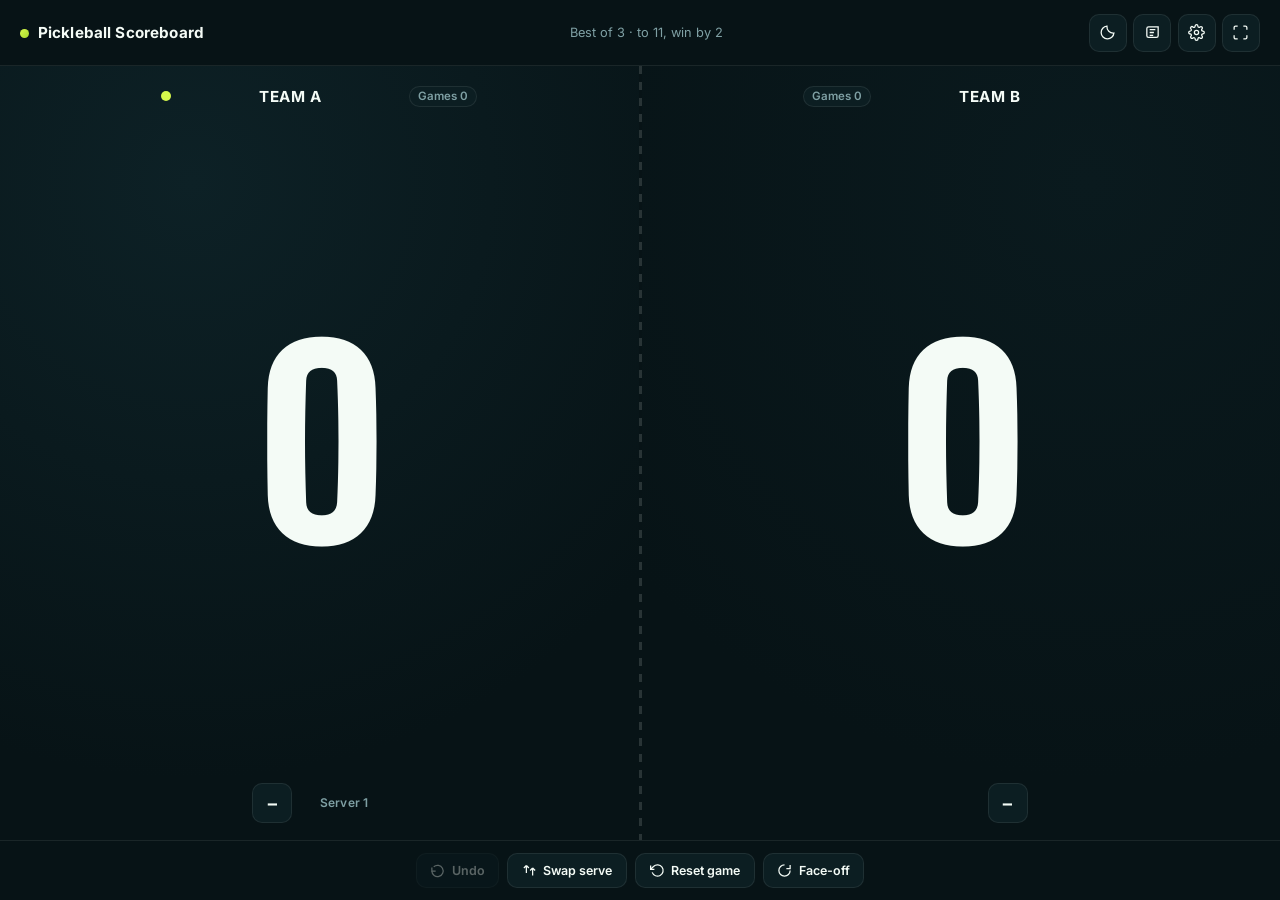
<file: index.html>
<!DOCTYPE html>
<html lang="en">
<head>
<meta charset="UTF-8">
<meta name="viewport" content="width=device-width, initial-scale=1.0, maximum-scale=1, user-scalable=no">
<title>Pickleball Scoreboard</title>
<link rel="icon" type="image/png" href="favicon.png">
<link rel="preconnect" href="https://fonts.googleapis.com">
<link rel="preconnect" href="https://fonts.gstatic.com" crossorigin>
<link href="https://fonts.googleapis.com/css2?family=Big+Shoulders+Display:wght@700;900&family=Inter:wght@400;500;600;700&display=swap" rel="stylesheet">
<link rel="stylesheet" href="styles.css">
</head>
<body>

<div class="loader-screen" id="loaderScreen" aria-live="polite" aria-label="Loading scoreboard">
  <img src="Images/pngtree-pickleball-vector-illustration-isolated-on-white-background-outdoor-illustration-play-image_26705744.png" alt="Pickleball icon" class="loader-logo">
</div>

<div class="app">
  <header class="topbar">
    <div class="brand">
      <span class="dot"></span>
      <h1>Pickleball Scoreboard</h1>
    </div>
    <div class="match-info" id="matchInfo">Best of 3 · to 11, win by 2</div>
    <div class="topbar-actions">
      <button class="icon-btn" id="themeToggleBtn" title="Switch to light mode" aria-label="Switch to light mode" aria-pressed="false">
        <svg class="theme-icon moon" viewBox="0 0 24 24" fill="none" stroke="currentColor" stroke-width="1.8"><path d="M21 12.8A9 9 0 0 1 11.2 3a9 9 0 1 0 9.8 9.8Z"/></svg>
        <svg class="theme-icon sun" viewBox="0 0 24 24" fill="none" stroke="currentColor" stroke-width="1.8"><circle cx="12" cy="12" r="4"/><path d="M12 2v2M12 20v2M4.93 4.93l1.41 1.41M17.66 17.66l1.41 1.41M2 12h2M20 12h2M4.93 19.07l1.41-1.41M17.66 6.34l1.41-1.41"/></svg>
      </button>
      <button class="icon-btn" id="historyBtn" title="Match history" aria-label="Open match history">
        <svg viewBox="0 0 24 24" fill="none" stroke="currentColor" stroke-width="1.8"><path d="M4 6.5A2.5 2.5 0 0 1 6.5 4H20v12.5A2.5 2.5 0 0 1 17.5 19H6.5A2.5 2.5 0 0 1 4 16.5v-10Z"/><path d="M8 8h8M8 12h6M8 16h5"/></svg>
      </button>
      <button class="icon-btn" id="settingsBtn" title="Settings" aria-label="Settings">
        <svg viewBox="0 0 24 24" fill="none" stroke="currentColor" stroke-width="1.8"><circle cx="12" cy="12" r="3"/><path d="M19.4 15a1.65 1.65 0 0 0 .33 1.82l.06.06a2 2 0 1 1-2.83 2.83l-.06-.06a1.65 1.65 0 0 0-1.82-.33 1.65 1.65 0 0 0-1 1.51V21a2 2 0 0 1-4 0v-.09A1.65 1.65 0 0 0 9 19.4a1.65 1.65 0 0 0-1.82.33l-.06.06a2 2 0 1 1-2.83-2.83l.06-.06a1.65 1.65 0 0 0 .33-1.82 1.65 1.65 0 0 0-1.51-1H3a2 2 0 0 1 0-4h.09A1.65 1.65 0 0 0 4.6 9a1.65 1.65 0 0 0-.33-1.82l-.06-.06a2 2 0 1 1 2.83-2.83l.06.06a1.65 1.65 0 0 0 1.82.33H9a1.65 1.65 0 0 0 1-1.51V3a2 2 0 0 1 4 0v.09a1.65 1.65 0 0 0 1 1.51 1.65 1.65 0 0 0 1.82-.33l.06-.06a2 2 0 1 1 2.83 2.83l-.06.06a1.65 1.65 0 0 0-.33 1.82V9a1.65 1.65 0 0 0 1.51 1H21a2 2 0 0 1 0 4h-.09a1.65 1.65 0 0 0-1.51 1z"/></svg>
      </button>
      <button class="icon-btn" id="fullscreenBtn" title="Fullscreen" aria-label="Toggle fullscreen">
        <svg viewBox="0 0 24 24" fill="none" stroke="currentColor" stroke-width="1.8"><path d="M8 3H5a2 2 0 0 0-2 2v3M16 3h3a2 2 0 0 1 2 2v3M8 21H5a2 2 0 0 1-2-2v-3M16 21h3a2 2 0 0 0 2-2v-3"/></svg>
      </button>
    </div>
  </header>

  <div class="toast" id="toast"><span class="swatch" id="toastSwatch"></span><span id="toastText"></span></div>

  <main class="court" id="court">
    <section class="panel panel-a" data-team="A">
      <div class="team-header">
        <span class="serve-dot" id="serveDotA"></span>
        <input class="team-name" id="nameA" value="Team A" maxlength="18" aria-label="Team A name">
        <span class="games-pill" id="gamesA">Games 0</span>
      </div>
      <button class="score-tap" id="tapA" aria-label="Point won by Team A">
        <span>
          <span class="score-num" id="scoreA">0</span>
        </span>
      </button>
      <div class="panel-footer">
        <button class="minus-btn" id="minusA" aria-label="Subtract point from Team A">−</button>
        <span class="server-badge" id="serverBadgeA"></span>
      </div>
    </section>

    <div class="net"></div>

    <section class="panel panel-b" data-team="B">
      <div class="team-header">
        <span class="games-pill" id="gamesB">Games 0</span>
        <input class="team-name" id="nameB" value="Team B" maxlength="18" aria-label="Team B name">
        <span class="serve-dot" id="serveDotB"></span>
      </div>
      <button class="score-tap" id="tapB" aria-label="Point won by Team B">
        <span>
          <span class="score-num" id="scoreB">0</span>
        </span>
      </button>
      <div class="panel-footer">
        <span class="server-badge" id="serverBadgeB"></span>
        <button class="minus-btn" id="minusB" aria-label="Subtract point from Team B">−</button>
      </div>
    </section>
  </main>

  <footer class="controls">
    <button class="ctrl-btn" id="undoBtn" disabled>
      <svg viewBox="0 0 24 24" fill="none" stroke="currentColor" stroke-width="2"><path d="M3 7v6h6"/><path d="M3 13a9 9 0 1 0 3-7"/></svg>
      <span>Undo</span>
    </button>
    <button class="ctrl-btn" id="swapServeBtn">
      <svg viewBox="0 0 24 24" fill="none" stroke="currentColor" stroke-width="2"><path d="M7 16V4M7 4L3 8M7 4l4 4"/><path d="M17 8v12m0-12l4 4m-4-4l-4 4"/></svg>
      <span>Swap serve</span>
    </button>
    <button class="ctrl-btn" id="resetGameBtn">
      <svg viewBox="0 0 24 24" fill="none" stroke="currentColor" stroke-width="2"><path d="M1 4v6h6"/><path d="M3.51 15a9 9 0 1 0 2.13-9.36L1 10"/></svg>
      <span>Reset game</span>
    </button>
    <button class="ctrl-btn" id="flipBtn">
      <svg viewBox="0 0 24 24" fill="none" stroke="currentColor" stroke-width="2"><path d="M21 12a9 9 0 1 1-9-9"/><path d="M21 3v6h-6"/></svg>
      <span>Face-off</span>
    </button>
  </footer>
</div>

<!-- SETTINGS MODAL -->
<div class="modal-overlay" id="settingsOverlay">
  <div class="modal">
    <div class="modal-head">
      <h2>Settings</h2>
      <button class="modal-close" id="closeSettings" aria-label="Close settings">
        <svg viewBox="0 0 24 24" width="18" height="18" fill="none" stroke="currentColor" stroke-width="2"><path d="M18 6 6 18M6 6l12 12"/></svg>
      </button>
    </div>
    <div class="modal-body">
      <div class="field-group">
        <label class="field-label">Points to win</label>
        <div class="segmented" id="pointTargetGroup">
          <button data-value="11" class="active">11</button>
          <button data-value="15">15</button>
          <button data-value="21">21</button>
        </div>
      </div>
      <div class="field-group">
        <label class="field-label">Win by</label>
        <div class="segmented" id="winByGroup">
          <button data-value="1">1</button>
          <button data-value="2" class="active">2</button>
        </div>
      </div>
      <div class="field-group">
        <label class="field-label">Match format</label>
        <div class="segmented" id="bestOfGroup">
          <button data-value="1">Single game</button>
          <button data-value="3" class="active">Best of 3</button>
          <button data-value="5">Best of 5</button>
        </div>
      </div>
      <div class="field-group">
        <label class="field-label">Play type</label>
        <div class="segmented" id="modeGroup">
          <button data-value="singles">Singles</button>
          <button data-value="doubles" class="active">Doubles</button>
        </div>
      </div>
      <div class="field-group">
        <label class="field-label">Scoring style</label>
        <div class="segmented" id="scoringStyleGroup">
          <button data-value="official" class="active">Official side-out</button>
          <button data-value="simple">Simple rally point</button>
        </div>
      </div>
      <div class="toggle-row">
        <label class="field-label">Sound on point</label>
        <button class="switch on" id="soundToggle" aria-label="Toggle sound"></button>
      </div>
      <button class="danger-btn" id="newMatchBtn">Start new match</button>
      <div class="modal-footer-note">
        Tap a team's score to record the point their side won. In official side-out scoring only the serving team adds to their score — a rally won by the receiving team results in a side-out instead.<br><br>
        Keyboard: <strong>←</strong> point for left team, <strong>→</strong> point for right team, <strong>Z</strong> undo, <strong>F</strong> fullscreen.
      </div>
    </div>
  </div>
</div>

<!-- HISTORY MODAL -->
<div class="modal-overlay" id="historyOverlay">
  <div class="modal">
    <div class="modal-head">
      <h2>Match history</h2>
      <button class="modal-close" id="closeHistory" aria-label="Close match history">
        <svg viewBox="0 0 24 24" width="18" height="18" fill="none" stroke="currentColor" stroke-width="2"><path d="M18 6 6 18M6 6l12 12"/></svg>
      </button>
    </div>
    <div class="history-actions">
      <button class="ghost-btn" id="exportHistoryBtn">Export</button>
      <button class="danger-btn small" id="clearHistoryBtn">Clear</button>
    </div>
    <div class="modal-body history-body" id="historyList"></div>
  </div>
</div>

<!-- GAME / MATCH WIN OVERLAY -->
<div class="win-overlay" id="winOverlay">
  <div class="eyebrow" id="winEyebrow">Game 1</div>
  <h2 id="winTitle">Team A wins</h2>
  <div class="score-line" id="winScoreLine">11–7</div>
  <button id="winOverlayBtn">Continue</button>
</div>

<script>
(function(){
  "use strict";

  const $ = (id) => document.getElementById(id);

  const state = {
    names: { A: "Team A", B: "Team B" },
    scores: { A: 0, B: 0 },
    gamesWon: { A: 0, B: 0 },
    servingTeam: "A",
    serverNumber: 1,
    firstServerOfGame: true,
    mode: "doubles",            // singles | doubles
    scoringStyle: "official",   // official | simple
    pointTarget: 11,
    winBy: 2,
    bestOf: 3,
    soundOn: true,
    flipped: false,
    matchOver: false,
    matchWinner: null,
    theme: "dark"
  };

  const sessionLog = { archived: [], current: null };
  let history = [];
  const MAX_HISTORY = 60;

  function formatTimestamp(date){
    return new Intl.DateTimeFormat(undefined, { hour: "numeric", minute: "2-digit" }).format(date instanceof Date ? date : new Date(date));
  }

  function formatDuration(ms){
    if(!Number.isFinite(ms) || ms < 0) return "0:00";
    const totalSeconds = Math.max(0, Math.round(ms / 1000));
    const minutes = Math.floor(totalSeconds / 60);
    const seconds = totalSeconds % 60;
    return minutes + ":" + String(seconds).padStart(2, "0");
  }

  function createMatchRecord(){
    return {
      id: `match-${Date.now()}-${Math.random().toString(16).slice(2)}`,
      startedAt: new Date().toISOString(),
      teamNames: { A: state.names.A, B: state.names.B },
      games: [],
      summary: null,
      winner: null,
      gamesScore: null,
      endedAt: null,
      durationMs: null
    };
  }

  function ensureCurrentMatch(){
    if(!sessionLog.current){
      sessionLog.current = createMatchRecord();
    }
    return sessionLog.current;
  }

  function archiveCurrentMatch(){
    if(!sessionLog.current) return;
    const current = sessionLog.current;
    if(current.games.length || current.summary){
      sessionLog.archived.unshift({
        ...current,
        teamNames: { ...current.teamNames },
        games: current.games.map((game) => ({ ...game })),
        summary: current.summary ? { ...current.summary } : null
      });
    }
    sessionLog.current = null;
  }

  function visibleMatches(){
    const matches = [...sessionLog.archived];
    if(sessionLog.current){
      matches.unshift(sessionLog.current);
    }
    return matches.sort((a, b) => new Date(b.startedAt) - new Date(a.startedAt));
  }

  function renderHistory(){
    const list = $("historyList");
    const matches = visibleMatches();

    if(!matches.length){
      list.innerHTML = '<div class="history-empty">No completed games recorded yet.</div>';
      return;
    }

    list.innerHTML = matches.map((match, matchIndex) => {
      const teamAName = match.teamNames?.A || "Team A";
      const teamBName = match.teamNames?.B || "Team B";
      const matchLabel = match.summary ? "Match result" : "Current match";
      const matchTime = match.summary ? (match.summary.duration ? match.summary.duration : formatTimestamp(match.endedAt || match.startedAt)) : formatTimestamp(match.startedAt);
      const scoreChip = match.summary ? match.summary.gamesScore : "In progress";
      const summaryText = match.summary
        ? `Winner: ${match.summary.winnerName} · Final games: ${match.summary.gamesScore} · Duration: ${match.summary.duration}`
        : `Teams: ${teamAName} vs ${teamBName}`;
      const games = match.games.length
        ? match.games.slice().reverse().map((game, idx) => {
            const gameNumber = match.games.length - idx;
            return `
              <div class="history-game">
                <span>G${gameNumber}</span>
                <strong>${game.winnerName}</strong>
                <span>${game.scoreText}</span>
                <time>${game.timestamp}</time>
              </div>
            `;
          }).join("")
        : '<div class="history-empty">No completed games yet.</div>';

      return `
        <div class="history-match">
          <div class="history-match-header">
            <div class="history-match-label">
              <strong>${matchLabel}</strong>
              <span>${matchTime}</span>
            </div>
            <span class="history-score-pill">${scoreChip}</span>
          </div>
          <div class="history-team-line">${teamAName} vs ${teamBName}</div>
          <div class="history-summary">${summaryText}</div>
          <div class="history-game-list">${games}</div>
        </div>
      `;
    }).join("");
  }

  function exportHistory(){
    const matches = visibleMatches();
    const lines = [];

    matches.forEach((match, matchIndex) => {
      const matchNumber = matches.length - matchIndex;
      const teamAName = match.teamNames?.A || "Team A";
      const teamBName = match.teamNames?.B || "Team B";
      lines.push(`Match ${matchNumber}: ${teamAName} vs ${teamBName}`);
      if(match.summary){
        lines.push(`Winner: ${match.summary.winnerName} | Final games: ${match.summary.gamesScore} | Duration: ${match.summary.duration}`);
      }
      if(!match.games.length){
        lines.push("Games: none logged yet");
        return;
      }
      match.games.forEach((game, idx) => {
        lines.push(`Game ${idx + 1}: ${game.winnerName} won ${game.scoreText} at ${game.timestamp}`);
      });
      lines.push("");
    });

    const blob = new Blob([lines.join("\n")], { type: "text/plain;charset=utf-8" });
    const url = URL.createObjectURL(blob);
    const link = document.createElement("a");
    link.href = url;
    link.download = "pickleball-session-log.txt";
    document.body.appendChild(link);
    link.click();
    link.remove();
    URL.revokeObjectURL(url);
  }

  function setTheme(theme){
    state.theme = theme;
    document.body.dataset.theme = theme;
    const isLight = theme === "light";
    const btn = $("themeToggleBtn");
    btn.setAttribute("aria-pressed", String(isLight));
    btn.setAttribute("aria-label", isLight ? "Switch to dark mode" : "Switch to light mode");
    btn.title = isLight ? "Switch to dark mode" : "Switch to light mode";
  }

  function snapshot(){
    return JSON.parse(JSON.stringify({
      names: state.names, scores: state.scores, gamesWon: state.gamesWon,
      servingTeam: state.servingTeam, serverNumber: state.serverNumber,
      firstServerOfGame: state.firstServerOfGame, matchOver: state.matchOver,
      matchWinner: state.matchWinner, theme: state.theme,
      sessionLog: {
        archived: sessionLog.archived,
        current: sessionLog.current
      }
    }));
  }

  function pushHistory(){
    history.push(snapshot());
    if(history.length > MAX_HISTORY) history.shift();
    $("undoBtn").disabled = false;
  }

  function undo(){
    if(!history.length) return;
    const prev = history.pop();
    Object.assign(state.names, prev.names);
    Object.assign(state.scores, prev.scores);
    Object.assign(state.gamesWon, prev.gamesWon);
    state.servingTeam = prev.servingTeam;
    state.serverNumber = prev.serverNumber;
    state.firstServerOfGame = prev.firstServerOfGame;
    state.matchOver = prev.matchOver;
    state.matchWinner = prev.matchWinner;
    if(prev.theme){ setTheme(prev.theme); }
    if(prev.sessionLog){
      sessionLog.archived = prev.sessionLog.archived || [];
      sessionLog.current = prev.sessionLog.current || null;
    }
    $("undoBtn").disabled = history.length === 0;
    closeWinOverlay();
    render();
  }

  // ---------- SOUND ----------
  let audioCtx = null;
  function beep(freq, dur){
    if(!state.soundOn) return;
    try{
      audioCtx = audioCtx || new (window.AudioContext || window.webkitAudioContext)();
      const osc = audioCtx.createOscillator();
      const gain = audioCtx.createGain();
      osc.type = "sine";
      osc.frequency.value = freq;
      gain.gain.setValueAtTime(0.001, audioCtx.currentTime);
      gain.gain.exponentialRampToValueAtTime(0.12, audioCtx.currentTime + 0.01);
      gain.gain.exponentialRampToValueAtTime(0.001, audioCtx.currentTime + dur);
      osc.connect(gain).connect(audioCtx.destination);
      osc.start();
      osc.stop(audioCtx.currentTime + dur);
    }catch(e){ /* audio unavailable, ignore */ }
  }

  // ---------- SCORING LOGIC ----------
  function other(team){ return team === "A" ? "B" : "A"; }

  function recordCompletedGame(winner, a, b){
    const match = ensureCurrentMatch();
    const scoreText = winner === "A" ? `${a}-${b}` : `${b}-${a}`;
    match.games.push({
      winner,
      winnerName: state.names[winner],
      scoreText,
      timestamp: formatTimestamp(new Date()),
      gameNumber: match.games.length + 1
    });
    renderHistory();
  }

  function finalizeCurrentMatch(winner){
    const match = ensureCurrentMatch();
    match.winner = winner;
    match.gamesScore = winner === "A" ? `${state.gamesWon.A}-${state.gamesWon.B}` : `${state.gamesWon.B}-${state.gamesWon.A}`;
    match.endedAt = new Date().toISOString();
    match.durationMs = Date.now() - new Date(match.startedAt).getTime();
    match.summary = {
      winner,
      winnerName: state.names[winner],
      gamesScore: match.gamesScore,
      duration: formatDuration(match.durationMs),
      timestamp: formatTimestamp(new Date())
    };
    renderHistory();
  }

  function pointWonBy(team){
    if(state.matchOver) return;
    pushHistory();

    if(state.scoringStyle === "simple"){
      state.scores[team] += 1;
      beep(team === "A" ? 660 : 520, 0.12);
    } else {
      if(team === state.servingTeam){
        state.scores[team] += 1;
        beep(team === "A" ? 660 : 520, 0.12);
      } else {
        // side out logic
        beep(300, 0.09);
        if(state.mode === "doubles"){
          if(state.firstServerOfGame){
            state.servingTeam = other(state.servingTeam);
            state.serverNumber = 1;
            state.firstServerOfGame = false;
          } else if(state.serverNumber === 1){
            state.serverNumber = 2;
          } else {
            state.servingTeam = other(state.servingTeam);
            state.serverNumber = 1;
          }
        } else {
          state.servingTeam = other(state.servingTeam);
          state.serverNumber = 1;
        }
      }
    }

    checkGameWin();
    render();
  }

  function manualAdjust(team, delta){
    pushHistory();
    state.scores[team] = Math.max(0, state.scores[team] + delta);
    render();
  }

  function checkGameWin(){
    const a = state.scores.A, b = state.scores.B;
    const leader = a > b ? "A" : (b > a ? "B" : null);
    if(!leader) return;
    const leadScore = Math.max(a,b), trailScore = Math.min(a,b);
    if(leadScore >= state.pointTarget && (leadScore - trailScore) >= state.winBy){
      state.gamesWon[leader] += 1;
      const majority = Math.ceil(state.bestOf / 2);
      const isMatchOver = state.gamesWon[leader] >= majority;

      recordCompletedGame(leader, a, b);
      showWinOverlay(leader, a, b, isMatchOver);

      if(isMatchOver){
        state.matchOver = true;
        state.matchWinner = leader;
        finalizeCurrentMatch(leader);
      } else {
        state.scores.A = 0; state.scores.B = 0;
        state.servingTeam = leader;
        state.serverNumber = 1;
        state.firstServerOfGame = true;
      }
    }
  }

  function isOnePointFromGame(team){
    const otherTeam = other(team);
    return !state.matchOver && state.scores[team] >= state.pointTarget - 1 && state.scores[team] > state.scores[otherTeam];
  }

  function isMatchPointFor(team){
    const majority = Math.ceil(state.bestOf / 2);
    return isOnePointFromGame(team) && state.gamesWon[team] >= majority - 1;
  }

  // ---------- RENDER ----------
  function render(){
    $("nameA").value = state.names.A;
    $("nameB").value = state.names.B;
    $("scoreA").textContent = state.scores.A;
    $("scoreB").textContent = state.scores.B;
    $("gamesA").textContent = "Games " + state.gamesWon.A;
    $("gamesB").textContent = "Games " + state.gamesWon.B;

    const panelA = document.querySelector(".panel-a");
    const panelB = document.querySelector(".panel-b");
    const teamAIsOneAway = isOnePointFromGame("A");
    const teamBIsOneAway = isOnePointFromGame("B");
    const teamAMatchPoint = isMatchPointFor("A");
    const teamBMatchPoint = isMatchPointFor("B");

    panelA.classList.toggle("game-point", teamAIsOneAway);
    panelA.classList.toggle("match-point", teamAMatchPoint);
    panelB.classList.toggle("game-point", teamBIsOneAway);
    panelB.classList.toggle("match-point", teamBMatchPoint);

    const officialMode = state.scoringStyle === "official";
    $("serveDotA").classList.toggle("active", officialMode && state.servingTeam === "A");
    $("serveDotB").classList.toggle("active", officialMode && state.servingTeam === "B");

    if(officialMode && state.mode === "doubles"){
      $("serverBadgeA").textContent = state.servingTeam === "A" ? ("Server " + state.serverNumber) : "";
      $("serverBadgeB").textContent = state.servingTeam === "B" ? ("Server " + state.serverNumber) : "";
    } else {
      $("serverBadgeA").textContent = "";
      $("serverBadgeB").textContent = "";
    }

    $("matchInfo").textContent =
      (state.bestOf === 1 ? "Single game" : "Best of " + state.bestOf) +
      " · to " + state.pointTarget + ", win by " + state.winBy +
      (state.scoringStyle === "simple" ? " · rally point" : "");

    $("court").classList.toggle("locked", state.matchOver);
    $("undoBtn").disabled = history.length === 0;
    renderHistory();
  }

  // ---------- TOAST ----------
  let toastTimer = null;
  function showToast(text, team){
    const toast = $("toast");
    $("toastText").textContent = text;
    $("toastSwatch").style.background = team === "A" ? "var(--team-a)" : "var(--team-b)";
    toast.classList.add("show");
    clearTimeout(toastTimer);
    toastTimer = setTimeout(() => toast.classList.remove("show"), 2600);
  }

  // ---------- WIN OVERLAY ----------
  function showWinOverlay(winner, a, b, isMatch){
    const label = state.names[winner];
    $("winEyebrow").textContent = isMatch ? "Match point" : ("Game " + (state.gamesWon.A + state.gamesWon.B));
    $("winTitle").textContent = label + (isMatch ? " wins the match" : " wins the game");
    $("winScoreLine").textContent = Math.max(a,b) + "–" + Math.min(a,b) +
      (isMatch ? "  ·  Games " + state.gamesWon.A + "–" + state.gamesWon.B : "");
    $("winOverlayBtn").textContent = isMatch ? "New match" : "Continue";
    $("winOverlay").classList.add("open");
    $("winOverlay").dataset.wasMatch = isMatch ? "1" : "0";
  }
  function closeWinOverlay(){ $("winOverlay").classList.remove("open"); }

  $("winOverlayBtn").addEventListener("click", () => {
    const wasMatch = $("winOverlay").dataset.wasMatch === "1";
    closeWinOverlay();
    if(wasMatch) newMatch(false);
    render();
  });

  // ---------- ACTIONS ----------
  function newMatch(confirmFirst){
    if(confirmFirst && !confirm("Start a new match? The current match will be archived to history.")) return;
    archiveCurrentMatch();
    sessionLog.current = createMatchRecord();
    state.scores.A = 0; state.scores.B = 0;
    state.gamesWon.A = 0; state.gamesWon.B = 0;
    state.servingTeam = "A"; state.serverNumber = 1; state.firstServerOfGame = true;
    state.matchOver = false; state.matchWinner = null;
    closeWinOverlay();
    render();
  }

  function clearHistory(){
    if(!confirm("Clear the full session log? This cannot be undone.")) return;
    sessionLog.archived = [];
    sessionLog.current = createMatchRecord();
    renderHistory();
  }

  function resetGame(){
    if(!confirm("Reset the current game score to 0–0?")) return;
    pushHistory();
    state.scores.A = 0; state.scores.B = 0;
    render();
  }

  function swapServe(){
    pushHistory();
    state.servingTeam = other(state.servingTeam);
    state.serverNumber = 1;
    render();
  }

  function toggleFlip(){
    state.flipped = !state.flipped;
    document.querySelector(".panel-b").classList.toggle("flipped", state.flipped);
  }

  function toggleFullscreen(){
    if(!document.fullscreenElement){
      document.documentElement.requestFullscreen().catch(()=>{});
    } else {
      document.exitFullscreen().catch(()=>{});
    }
  }

  // ---------- EVENTS ----------
  $("tapA").addEventListener("click", () => pointWonBy("A"));
  $("tapB").addEventListener("click", () => pointWonBy("B"));
  $("minusA").addEventListener("click", (e) => { e.stopPropagation(); manualAdjust("A", -1); });
  $("minusB").addEventListener("click", (e) => { e.stopPropagation(); manualAdjust("B", -1); });

  $("nameA").addEventListener("input", (e) => { state.names.A = e.target.value || "Team A"; if(sessionLog.current){ sessionLog.current.teamNames.A = state.names.A; } });
  $("nameB").addEventListener("input", (e) => { state.names.B = e.target.value || "Team B"; if(sessionLog.current){ sessionLog.current.teamNames.B = state.names.B; } });
  $("nameA").addEventListener("click", (e) => e.stopPropagation());
  $("nameB").addEventListener("click", (e) => e.stopPropagation());

  $("undoBtn").addEventListener("click", undo);
  $("swapServeBtn").addEventListener("click", swapServe);
  $("resetGameBtn").addEventListener("click", resetGame);
  $("flipBtn").addEventListener("click", toggleFlip);
  $("fullscreenBtn").addEventListener("click", toggleFullscreen);
  $("themeToggleBtn").addEventListener("click", () => setTheme(state.theme === "dark" ? "light" : "dark"));
  $("historyBtn").addEventListener("click", () => $("historyOverlay").classList.add("open"));
  $("closeHistory").addEventListener("click", () => $("historyOverlay").classList.remove("open"));
  $("historyOverlay").addEventListener("click", (e) => { if(e.target.id === "historyOverlay") $("historyOverlay").classList.remove("open"); });
  $("clearHistoryBtn").addEventListener("click", clearHistory);
  $("exportHistoryBtn").addEventListener("click", exportHistory);

  $("settingsBtn").addEventListener("click", () => $("settingsOverlay").classList.add("open"));
  $("closeSettings").addEventListener("click", () => $("settingsOverlay").classList.remove("open"));
  $("settingsOverlay").addEventListener("click", (e) => { if(e.target.id === "settingsOverlay") $("settingsOverlay").classList.remove("open"); });

  $("newMatchBtn").addEventListener("click", () => newMatch(true));

  $("soundToggle").addEventListener("click", () => {
    state.soundOn = !state.soundOn;
    $("soundToggle").classList.toggle("on", state.soundOn);
  });

  function wireSegmented(groupId, onSelect){
    const group = $(groupId);
    group.addEventListener("click", (e) => {
      const btn = e.target.closest("button");
      if(!btn) return;
      [...group.children].forEach(b => b.classList.remove("active"));
      btn.classList.add("active");
      onSelect(btn.dataset.value);
    });
  }
  wireSegmented("pointTargetGroup", (v) => { state.pointTarget = parseInt(v,10); render(); });
  wireSegmented("winByGroup", (v) => { state.winBy = parseInt(v,10); render(); });
  wireSegmented("bestOfGroup", (v) => { state.bestOf = parseInt(v,10); render(); });
  wireSegmented("modeGroup", (v) => { state.mode = v; render(); });
  wireSegmented("scoringStyleGroup", (v) => { state.scoringStyle = v; render(); });

  document.addEventListener("keydown", (e) => {
    if(document.activeElement && (document.activeElement.tagName === "INPUT")) return;
    if(e.key === "ArrowLeft"){ pointWonBy("A"); }
    else if(e.key === "ArrowRight"){ pointWonBy("B"); }
    else if(e.key.toLowerCase() === "z"){ undo(); }
    else if(e.key.toLowerCase() === "f"){ toggleFullscreen(); }
  });

  window.addEventListener("load", () => {
    const loader = $("loaderScreen");
    window.setTimeout(() => {
      loader.classList.add("hidden");
    }, 500);
  });

  sessionLog.current = createMatchRecord();
  setTheme(state.theme);
  render();
})();
</script>
<script src="script.js"></script>

</body>
</html>
</file>
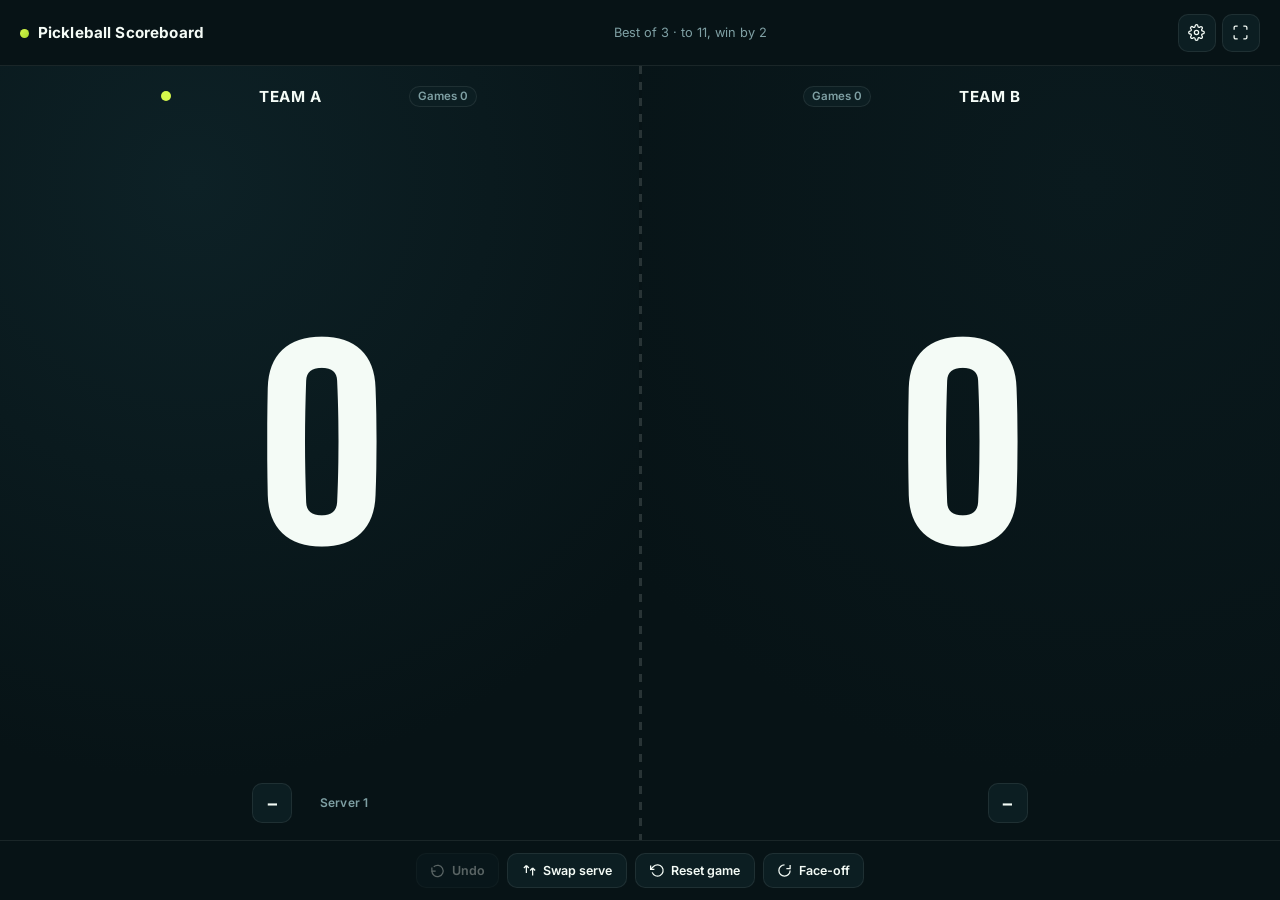
<file: pickleball-scoreboard.html>
<!DOCTYPE html>
<html lang="en">
<head>
<meta charset="UTF-8">
<meta name="viewport" content="width=device-width, initial-scale=1.0, maximum-scale=1, user-scalable=no">
<title>Pickleball Scoreboard</title>
<link rel="preconnect" href="https://fonts.googleapis.com">
<link rel="preconnect" href="https://fonts.gstatic.com" crossorigin>
<link href="https://fonts.googleapis.com/css2?family=Big+Shoulders+Display:wght@700;900&family=Inter:wght@400;500;600;700&display=swap" rel="stylesheet">
<link rel="stylesheet" href="styles.css">
</head>
<body>

<div class="app">
  <header class="topbar">
    <div class="brand">
      <span class="dot"></span>
      <h1>Pickleball Scoreboard</h1>
    </div>
    <div class="match-info" id="matchInfo">Best of 3 · to 11, win by 2</div>
    <div class="topbar-actions">
      <button class="icon-btn" id="settingsBtn" title="Settings" aria-label="Settings">
        <svg viewBox="0 0 24 24" fill="none" stroke="currentColor" stroke-width="1.8"><circle cx="12" cy="12" r="3"/><path d="M19.4 15a1.65 1.65 0 0 0 .33 1.82l.06.06a2 2 0 1 1-2.83 2.83l-.06-.06a1.65 1.65 0 0 0-1.82-.33 1.65 1.65 0 0 0-1 1.51V21a2 2 0 0 1-4 0v-.09A1.65 1.65 0 0 0 9 19.4a1.65 1.65 0 0 0-1.82.33l-.06.06a2 2 0 1 1-2.83-2.83l.06-.06a1.65 1.65 0 0 0 .33-1.82 1.65 1.65 0 0 0-1.51-1H3a2 2 0 0 1 0-4h.09A1.65 1.65 0 0 0 4.6 9a1.65 1.65 0 0 0-.33-1.82l-.06-.06a2 2 0 1 1 2.83-2.83l.06.06a1.65 1.65 0 0 0 1.82.33H9a1.65 1.65 0 0 0 1-1.51V3a2 2 0 0 1 4 0v.09a1.65 1.65 0 0 0 1 1.51 1.65 1.65 0 0 0 1.82-.33l.06-.06a2 2 0 1 1 2.83 2.83l-.06.06a1.65 1.65 0 0 0-.33 1.82V9a1.65 1.65 0 0 0 1.51 1H21a2 2 0 0 1 0 4h-.09a1.65 1.65 0 0 0-1.51 1z"/></svg>
      </button>
      <button class="icon-btn" id="fullscreenBtn" title="Fullscreen" aria-label="Toggle fullscreen">
        <svg viewBox="0 0 24 24" fill="none" stroke="currentColor" stroke-width="1.8"><path d="M8 3H5a2 2 0 0 0-2 2v3M16 3h3a2 2 0 0 1 2 2v3M8 21H5a2 2 0 0 1-2-2v-3M16 21h3a2 2 0 0 0 2-2v-3"/></svg>
      </button>
    </div>
  </header>

  <div class="toast" id="toast"><span class="swatch" id="toastSwatch"></span><span id="toastText"></span></div>

  <main class="court" id="court">
    <section class="panel panel-a" data-team="A">
      <div class="team-header">
        <span class="serve-dot" id="serveDotA"></span>
        <input class="team-name" id="nameA" value="Team A" maxlength="18" aria-label="Team A name">
        <span class="games-pill" id="gamesA">Games 0</span>
      </div>
      <button class="score-tap" id="tapA" aria-label="Point won by Team A">
        <span>
          <span class="score-num" id="scoreA">0</span>
        </span>
      </button>
      <div class="panel-footer">
        <button class="minus-btn" id="minusA" aria-label="Subtract point from Team A">−</button>
        <span class="server-badge" id="serverBadgeA"></span>
      </div>
    </section>

    <div class="net"></div>

    <section class="panel panel-b" data-team="B">
      <div class="team-header">
        <span class="games-pill" id="gamesB">Games 0</span>
        <input class="team-name" id="nameB" value="Team B" maxlength="18" aria-label="Team B name">
        <span class="serve-dot" id="serveDotB"></span>
      </div>
      <button class="score-tap" id="tapB" aria-label="Point won by Team B">
        <span>
          <span class="score-num" id="scoreB">0</span>
        </span>
      </button>
      <div class="panel-footer">
        <span class="server-badge" id="serverBadgeB"></span>
        <button class="minus-btn" id="minusB" aria-label="Subtract point from Team B">−</button>
      </div>
    </section>
  </main>

  <footer class="controls">
    <button class="ctrl-btn" id="undoBtn" disabled>
      <svg viewBox="0 0 24 24" fill="none" stroke="currentColor" stroke-width="2"><path d="M3 7v6h6"/><path d="M3 13a9 9 0 1 0 3-7"/></svg>
      <span>Undo</span>
    </button>
    <button class="ctrl-btn" id="swapServeBtn">
      <svg viewBox="0 0 24 24" fill="none" stroke="currentColor" stroke-width="2"><path d="M7 16V4M7 4L3 8M7 4l4 4"/><path d="M17 8v12m0-12l4 4m-4-4l-4 4"/></svg>
      <span>Swap serve</span>
    </button>
    <button class="ctrl-btn" id="resetGameBtn">
      <svg viewBox="0 0 24 24" fill="none" stroke="currentColor" stroke-width="2"><path d="M1 4v6h6"/><path d="M3.51 15a9 9 0 1 0 2.13-9.36L1 10"/></svg>
      <span>Reset game</span>
    </button>
    <button class="ctrl-btn" id="flipBtn">
      <svg viewBox="0 0 24 24" fill="none" stroke="currentColor" stroke-width="2"><path d="M21 12a9 9 0 1 1-9-9"/><path d="M21 3v6h-6"/></svg>
      <span>Face-off</span>
    </button>
  </footer>
</div>

<!-- SETTINGS MODAL -->
<div class="modal-overlay" id="settingsOverlay">
  <div class="modal">
    <div class="modal-head">
      <h2>Settings</h2>
      <button class="modal-close" id="closeSettings" aria-label="Close settings">
        <svg viewBox="0 0 24 24" width="18" height="18" fill="none" stroke="currentColor" stroke-width="2"><path d="M18 6 6 18M6 6l12 12"/></svg>
      </button>
    </div>
    <div class="modal-body">
      <div class="field-group">
        <label class="field-label">Points to win</label>
        <div class="segmented" id="pointTargetGroup">
          <button data-value="11" class="active">11</button>
          <button data-value="15">15</button>
          <button data-value="21">21</button>
        </div>
      </div>
      <div class="field-group">
        <label class="field-label">Win by</label>
        <div class="segmented" id="winByGroup">
          <button data-value="1">1</button>
          <button data-value="2" class="active">2</button>
        </div>
      </div>
      <div class="field-group">
        <label class="field-label">Match format</label>
        <div class="segmented" id="bestOfGroup">
          <button data-value="1">Single game</button>
          <button data-value="3" class="active">Best of 3</button>
          <button data-value="5">Best of 5</button>
        </div>
      </div>
      <div class="field-group">
        <label class="field-label">Play type</label>
        <div class="segmented" id="modeGroup">
          <button data-value="singles">Singles</button>
          <button data-value="doubles" class="active">Doubles</button>
        </div>
      </div>
      <div class="field-group">
        <label class="field-label">Scoring style</label>
        <div class="segmented" id="scoringStyleGroup">
          <button data-value="official" class="active">Official side-out</button>
          <button data-value="simple">Simple rally point</button>
        </div>
      </div>
      <div class="toggle-row">
        <label class="field-label">Sound on point</label>
        <button class="switch on" id="soundToggle" aria-label="Toggle sound"></button>
      </div>
      <button class="danger-btn" id="newMatchBtn">Start new match</button>
      <div class="modal-footer-note">
        Tap a team's score to record the point their side won. In official side-out scoring only the serving team adds to their score — a rally won by the receiving team results in a side-out instead.<br><br>
        Keyboard: <strong>←</strong> point for left team, <strong>→</strong> point for right team, <strong>Z</strong> undo, <strong>F</strong> fullscreen.
      </div>
    </div>
  </div>
</div>

<!-- GAME / MATCH WIN OVERLAY -->
<div class="win-overlay" id="winOverlay">
  <div class="eyebrow" id="winEyebrow">Game 1</div>
  <h2 id="winTitle">Team A wins</h2>
  <div class="score-line" id="winScoreLine">11–7</div>
  <button id="winOverlayBtn">Continue</button>
</div>

<script>
(function(){
  "use strict";

  const $ = (id) => document.getElementById(id);

  const state = {
    names: { A: "Team A", B: "Team B" },
    scores: { A: 0, B: 0 },
    gamesWon: { A: 0, B: 0 },
    servingTeam: "A",
    serverNumber: 1,
    firstServerOfGame: true,
    mode: "doubles",            // singles | doubles
    scoringStyle: "official",   // official | simple
    pointTarget: 11,
    winBy: 2,
    bestOf: 3,
    soundOn: true,
    flipped: false,
    matchOver: false,
    matchWinner: null
  };

  let history = [];
  const MAX_HISTORY = 60;

  function snapshot(){
    return JSON.parse(JSON.stringify({
      names: state.names, scores: state.scores, gamesWon: state.gamesWon,
      servingTeam: state.servingTeam, serverNumber: state.serverNumber,
      firstServerOfGame: state.firstServerOfGame, matchOver: state.matchOver,
      matchWinner: state.matchWinner
    }));
  }
  function pushHistory(){
    history.push(snapshot());
    if(history.length > MAX_HISTORY) history.shift();
    $("undoBtn").disabled = false;
  }
  function undo(){
    if(!history.length) return;
    const prev = history.pop();
    Object.assign(state.names, prev.names);
    Object.assign(state.scores, prev.scores);
    Object.assign(state.gamesWon, prev.gamesWon);
    state.servingTeam = prev.servingTeam;
    state.serverNumber = prev.serverNumber;
    state.firstServerOfGame = prev.firstServerOfGame;
    state.matchOver = prev.matchOver;
    state.matchWinner = prev.matchWinner;
    $("undoBtn").disabled = history.length === 0;
    closeWinOverlay();
    render();
  }

  // ---------- SOUND ----------
  let audioCtx = null;
  function beep(freq, dur){
    if(!state.soundOn) return;
    try{
      audioCtx = audioCtx || new (window.AudioContext || window.webkitAudioContext)();
      const osc = audioCtx.createOscillator();
      const gain = audioCtx.createGain();
      osc.type = "sine";
      osc.frequency.value = freq;
      gain.gain.setValueAtTime(0.001, audioCtx.currentTime);
      gain.gain.exponentialRampToValueAtTime(0.12, audioCtx.currentTime + 0.01);
      gain.gain.exponentialRampToValueAtTime(0.001, audioCtx.currentTime + dur);
      osc.connect(gain).connect(audioCtx.destination);
      osc.start();
      osc.stop(audioCtx.currentTime + dur);
    }catch(e){ /* audio unavailable, ignore */ }
  }

  // ---------- SCORING LOGIC ----------
  function other(team){ return team === "A" ? "B" : "A"; }

  function pointWonBy(team){
    if(state.matchOver) return;
    pushHistory();

    if(state.scoringStyle === "simple"){
      state.scores[team] += 1;
      beep(team === "A" ? 660 : 520, 0.12);
    } else {
      if(team === state.servingTeam){
        state.scores[team] += 1;
        beep(team === "A" ? 660 : 520, 0.12);
      } else {
        // side out logic
        beep(300, 0.09);
        if(state.mode === "doubles"){
          if(state.firstServerOfGame){
            state.servingTeam = other(state.servingTeam);
            state.serverNumber = 1;
            state.firstServerOfGame = false;
          } else if(state.serverNumber === 1){
            state.serverNumber = 2;
          } else {
            state.servingTeam = other(state.servingTeam);
            state.serverNumber = 1;
          }
        } else {
          state.servingTeam = other(state.servingTeam);
          state.serverNumber = 1;
        }
      }
    }

    checkGameWin();
    render();
  }

  function manualAdjust(team, delta){
    pushHistory();
    state.scores[team] = Math.max(0, state.scores[team] + delta);
    render();
  }

  function checkGameWin(){
    const a = state.scores.A, b = state.scores.B;
    const leader = a > b ? "A" : (b > a ? "B" : null);
    if(!leader) return;
    const leadScore = Math.max(a,b), trailScore = Math.min(a,b);
    if(leadScore >= state.pointTarget && (leadScore - trailScore) >= state.winBy){
      state.gamesWon[leader] += 1;
      const majority = Math.ceil(state.bestOf / 2);
      const isMatchOver = state.gamesWon[leader] >= majority;

      showWinOverlay(leader, a, b, isMatchOver);

      if(isMatchOver){
        state.matchOver = true;
        state.matchWinner = leader;
      } else {
        state.scores.A = 0; state.scores.B = 0;
        state.servingTeam = leader;
        state.serverNumber = 1;
        state.firstServerOfGame = true;
      }
    }
  }

  function isOnePointFromGame(team){
    const otherTeam = other(team);
    return !state.matchOver && state.scores[team] >= state.pointTarget - 1 && state.scores[team] > state.scores[otherTeam];
  }

  function isMatchPointFor(team){
    const majority = Math.ceil(state.bestOf / 2);
    return isOnePointFromGame(team) && state.gamesWon[team] >= majority - 1;
  }

  // ---------- RENDER ----------
  function render(){
    $("nameA").value = state.names.A;
    $("nameB").value = state.names.B;
    $("scoreA").textContent = state.scores.A;
    $("scoreB").textContent = state.scores.B;
    $("gamesA").textContent = "Games " + state.gamesWon.A;
    $("gamesB").textContent = "Games " + state.gamesWon.B;

    const panelA = document.querySelector(".panel-a");
    const panelB = document.querySelector(".panel-b");
    const teamAIsOneAway = isOnePointFromGame("A");
    const teamBIsOneAway = isOnePointFromGame("B");
    const teamAMatchPoint = isMatchPointFor("A");
    const teamBMatchPoint = isMatchPointFor("B");

    panelA.classList.toggle("game-point", teamAIsOneAway);
    panelA.classList.toggle("match-point", teamAMatchPoint);
    panelB.classList.toggle("game-point", teamBIsOneAway);
    panelB.classList.toggle("match-point", teamBMatchPoint);

    const officialMode = state.scoringStyle === "official";
    $("serveDotA").classList.toggle("active", officialMode && state.servingTeam === "A");
    $("serveDotB").classList.toggle("active", officialMode && state.servingTeam === "B");

    if(officialMode && state.mode === "doubles"){
      $("serverBadgeA").textContent = state.servingTeam === "A" ? ("Server " + state.serverNumber) : "";
      $("serverBadgeB").textContent = state.servingTeam === "B" ? ("Server " + state.serverNumber) : "";
    } else {
      $("serverBadgeA").textContent = "";
      $("serverBadgeB").textContent = "";
    }

    $("matchInfo").textContent =
      (state.bestOf === 1 ? "Single game" : "Best of " + state.bestOf) +
      " · to " + state.pointTarget + ", win by " + state.winBy +
      (state.scoringStyle === "simple" ? " · rally point" : "");

    $("court").classList.toggle("locked", state.matchOver);
    $("undoBtn").disabled = history.length === 0;
  }

  // ---------- TOAST ----------
  let toastTimer = null;
  function showToast(text, team){
    const toast = $("toast");
    $("toastText").textContent = text;
    $("toastSwatch").style.background = team === "A" ? "var(--team-a)" : "var(--team-b)";
    toast.classList.add("show");
    clearTimeout(toastTimer);
    toastTimer = setTimeout(() => toast.classList.remove("show"), 2600);
  }

  // ---------- WIN OVERLAY ----------
  function showWinOverlay(winner, a, b, isMatch){
    const label = state.names[winner];
    $("winEyebrow").textContent = isMatch ? "Match point" : ("Game " + (state.gamesWon.A + state.gamesWon.B));
    $("winTitle").textContent = label + (isMatch ? " wins the match" : " wins the game");
    $("winScoreLine").textContent = Math.max(a,b) + "–" + Math.min(a,b) +
      (isMatch ? "  ·  Games " + state.gamesWon.A + "–" + state.gamesWon.B : "");
    $("winOverlayBtn").textContent = isMatch ? "New match" : "Continue";
    $("winOverlay").classList.add("open");
    $("winOverlay").dataset.wasMatch = isMatch ? "1" : "0";
  }
  function closeWinOverlay(){ $("winOverlay").classList.remove("open"); }

  $("winOverlayBtn").addEventListener("click", () => {
    const wasMatch = $("winOverlay").dataset.wasMatch === "1";
    closeWinOverlay();
    if(wasMatch) newMatch(false);
    render();
  });

  // ---------- ACTIONS ----------
  function newMatch(confirmFirst){
    if(confirmFirst && !confirm("Start a new match? This resets scores and games won.")) return;
    history = [];
    state.scores.A = 0; state.scores.B = 0;
    state.gamesWon.A = 0; state.gamesWon.B = 0;
    state.servingTeam = "A"; state.serverNumber = 1; state.firstServerOfGame = true;
    state.matchOver = false; state.matchWinner = null;
    closeWinOverlay();
    render();
  }

  function resetGame(){
    if(!confirm("Reset the current game score to 0–0?")) return;
    pushHistory();
    state.scores.A = 0; state.scores.B = 0;
    render();
  }

  function swapServe(){
    pushHistory();
    state.servingTeam = other(state.servingTeam);
    state.serverNumber = 1;
    render();
  }

  function toggleFlip(){
    state.flipped = !state.flipped;
    document.querySelector(".panel-b").classList.toggle("flipped", state.flipped);
  }

  function toggleFullscreen(){
    if(!document.fullscreenElement){
      document.documentElement.requestFullscreen().catch(()=>{});
    } else {
      document.exitFullscreen().catch(()=>{});
    }
  }

  // ---------- EVENTS ----------
  $("tapA").addEventListener("click", () => pointWonBy("A"));
  $("tapB").addEventListener("click", () => pointWonBy("B"));
  $("minusA").addEventListener("click", (e) => { e.stopPropagation(); manualAdjust("A", -1); });
  $("minusB").addEventListener("click", (e) => { e.stopPropagation(); manualAdjust("B", -1); });

  $("nameA").addEventListener("input", (e) => { state.names.A = e.target.value || "Team A"; });
  $("nameB").addEventListener("input", (e) => { state.names.B = e.target.value || "Team B"; });
  $("nameA").addEventListener("click", (e) => e.stopPropagation());
  $("nameB").addEventListener("click", (e) => e.stopPropagation());

  $("undoBtn").addEventListener("click", undo);
  $("swapServeBtn").addEventListener("click", swapServe);
  $("resetGameBtn").addEventListener("click", resetGame);
  $("flipBtn").addEventListener("click", toggleFlip);
  $("fullscreenBtn").addEventListener("click", toggleFullscreen);

  $("settingsBtn").addEventListener("click", () => $("settingsOverlay").classList.add("open"));
  $("closeSettings").addEventListener("click", () => $("settingsOverlay").classList.remove("open"));
  $("settingsOverlay").addEventListener("click", (e) => { if(e.target.id === "settingsOverlay") $("settingsOverlay").classList.remove("open"); });

  $("newMatchBtn").addEventListener("click", () => newMatch(true));

  $("soundToggle").addEventListener("click", () => {
    state.soundOn = !state.soundOn;
    $("soundToggle").classList.toggle("on", state.soundOn);
  });

  function wireSegmented(groupId, onSelect){
    const group = $(groupId);
    group.addEventListener("click", (e) => {
      const btn = e.target.closest("button");
      if(!btn) return;
      [...group.children].forEach(b => b.classList.remove("active"));
      btn.classList.add("active");
      onSelect(btn.dataset.value);
    });
  }
  wireSegmented("pointTargetGroup", (v) => { state.pointTarget = parseInt(v,10); render(); });
  wireSegmented("winByGroup", (v) => { state.winBy = parseInt(v,10); render(); });
  wireSegmented("bestOfGroup", (v) => { state.bestOf = parseInt(v,10); render(); });
  wireSegmented("modeGroup", (v) => { state.mode = v; render(); });
  wireSegmented("scoringStyleGroup", (v) => { state.scoringStyle = v; render(); });

  document.addEventListener("keydown", (e) => {
    if(document.activeElement && (document.activeElement.tagName === "INPUT")) return;
    if(e.key === "ArrowLeft"){ pointWonBy("A"); }
    else if(e.key === "ArrowRight"){ pointWonBy("B"); }
    else if(e.key.toLowerCase() === "z"){ undo(); }
    else if(e.key.toLowerCase() === "f"){ toggleFullscreen(); }
  });

  render();
})();
</script>
<script src="script.js"></script>

</body>
</html>
</file>
<file: styles.css>
:root{
    --bg:#071316;
    --panel-a-bg:#0d2126;
    --panel-b-bg:#0a1a1e;
    --net:#0f2a30;
    --net-line:rgba(244,251,246,0.14);
    --team-a:#d7f94c;
    --team-a-ink:#12210a;
    --team-b:#ff8a63;
    --team-b-ink:#2b1206;
    --ink:#f4fbf6;
    --muted:#7fa0a4;
    --muted-dim:#527175;
    --line:rgba(244,251,246,0.08);
    --surface:#0c1e22;
    --surface-raised:#122a2f;
    --overlay-bg:rgba(4,10,12,0.86);
    --overlay-ink:#f4fbf6;
    --overlay-muted:rgba(244,251,246,0.72);
    --radius:14px;
    --shadow:0 20px 50px rgba(0,0,0,0.45);
  }

  body[data-theme="light"]{
    --bg:#edf5f4;
    --panel-a-bg:#ebf3d2;
    --panel-b-bg:#eef3f8;
    --net:#d7e4e5;
    --net-line:rgba(19,31,35,0.18);
    --team-a:#8cbf1f;
    --team-a-ink:#12210a;
    --team-b:#ff7f5a;
    --team-b-ink:#2d170d;
    --ink:#13262a;
    --muted:#4d696d;
    --muted-dim:#678085;
    --line:rgba(19,38,42,0.12);
    --surface:#f8fbfb;
    --surface-raised:#ebf4f2;
    --overlay-bg:rgba(240,246,245,0.82);
    --overlay-ink:#13262a;
    --overlay-muted:rgba(19,38,42,0.7);
    --shadow:0 18px 42px rgba(22,39,47,0.18);
  }
  *{box-sizing:border-box; -webkit-tap-highlight-color:transparent;}
  html,body{height:100%;}
  body{
    margin:0;
    background:var(--bg);
    color:var(--ink);
    font-family:'Inter',system-ui,sans-serif;
    overflow-x:hidden;
    overflow-y:auto;
    height:100vh;
    height:100dvh;
  }

  .loader-screen{
    position:fixed;
    inset:0;
    z-index:200;
    display:flex;
    align-items:center;
    justify-content:center;
    background:var(--bg);
    transition:opacity 0.35s ease, visibility 0.35s ease;
  }
  .loader-screen.hidden{
    opacity:0;
    visibility:hidden;
    pointer-events:none;
  }
  .loader-logo{
    width:min(32vw, 140px);
    height:min(32vw, 140px);
    object-fit:contain;
    animation:ball-spin 1.4s linear infinite;
    filter:drop-shadow(0 12px 20px rgba(0,0,0,0.18));
    will-change:transform;
  }
  @keyframes ball-spin{
    0% { transform:scale(0.96) rotate(0deg); opacity:0.8; }
    50% { transform:scale(1) rotate(180deg); opacity:1; }
    100% { transform:scale(0.96) rotate(360deg); opacity:0.8; }
  }
  button{font-family:inherit; cursor:pointer;}
  input{font-family:inherit;}

  .app{
    display:flex;
    flex-direction:column;
    height:100%;
  }

  /* ---------- TOP BAR ---------- */
  .topbar{
    display:flex;
    align-items:center;
    justify-content:space-between;
    padding:0.85rem 1.25rem;
    border-bottom:1px solid var(--line);
    background:var(--bg);
    flex-shrink:0;
    gap:0.75rem;
  }
  .brand{
    display:flex;
    align-items:baseline;
    gap:0.55rem;
    min-width:0;
  }
  .brand .dot{
    width:9px;height:9px;border-radius:50%;
    background:linear-gradient(135deg, var(--team-a), #a9d92e);
    flex-shrink:0;
  }
  .brand h1{
    font-size:0.95rem;
    font-weight:700;
    letter-spacing:0.01em;
    margin:0;
    white-space:nowrap;
  }
  .match-info{
    font-size:0.8rem;
    color:var(--muted);
    white-space:nowrap;
    overflow:hidden;
    text-overflow:ellipsis;
  }
  .topbar-actions{
    display:flex;
    gap:0.4rem;
    flex-shrink:0;
  }
  .icon-btn{
    width:38px;height:38px;
    display:flex;align-items:center;justify-content:center;
    background:var(--surface);
    border:1px solid var(--line);
    border-radius:10px;
    color:var(--ink);
    transition:background 0.15s ease, transform 0.1s ease;
  }
  .icon-btn:hover{background:var(--surface-raised);}
  .icon-btn:active{transform:scale(0.94);}
  .icon-btn svg{width:17px;height:17px;}
  .theme-icon{display:block; width:17px; height:17px;}
  .theme-icon.sun{display:none;}
  body[data-theme="light"] .theme-icon.moon{display:none;}
  body[data-theme="light"] .theme-icon.sun{display:block;}

  /* ---------- MATCH WIN / GAME WIN BANNER ---------- */
  .toast{
    position:fixed;
    top:70px; left:50%;
    transform:translate(-50%,-14px);
    background:var(--surface-raised);
    border:1px solid var(--line);
    box-shadow:var(--shadow);
    padding:0.7rem 1.1rem;
    border-radius:12px;
    font-size:0.85rem;
    font-weight:600;
    z-index:50;
    opacity:0;
    pointer-events:none;
    transition:opacity 0.25s ease, transform 0.25s ease;
    display:flex; align-items:center; gap:0.5rem;
    white-space:nowrap;
  }
  .toast.show{ opacity:1; transform:translate(-50%,0); }
  .toast .swatch{width:8px;height:8px;border-radius:50%;}

  /* ---------- COURT / PANELS ---------- */
  .court{
    flex:1;
    display:flex;
    min-height:0;
    position:relative;
  }
  .net{
    width:3px;
    flex-shrink:0;
    background:repeating-linear-gradient(
      to bottom,
      var(--net-line) 0px, var(--net-line) 8px,
      transparent 8px, transparent 16px
    );
    position:relative;
  }
  .panel{
    flex:1;
    display:flex;
    flex-direction:column;
    align-items:center;
    justify-content:space-between;
    min-width:0;
    position:relative;
    padding:1.1rem 1.25rem;
    transition:transform 0.35s ease;
  }
  .panel-a{ background:radial-gradient(circle at 30% 15%, var(--panel-a-bg), var(--bg) 75%); }
  .panel-b{ background:radial-gradient(circle at 70% 15%, var(--panel-b-bg), var(--bg) 75%); }
  .panel.flipped{ transform:rotate(180deg); }

  .panel::before{
    content:'';
    position:absolute;
    inset:0;
    opacity:0;
    pointer-events:none;
    transition:opacity 0.35s ease;
    z-index:0;
  }
  .panel > *{ position:relative; z-index:1; }
  .panel.game-point::before{
    opacity:1;
    background:radial-gradient(circle at 50% 20%, rgba(245,185,66,0.30), transparent 72%);
  }
  .panel.match-point::before{
    opacity:1;
    background:radial-gradient(circle at 50% 20%, rgba(255,77,77,0.36), transparent 72%);
    animation:matchPulse 1.8s ease-in-out infinite;
  }
  @keyframes matchPulse{
    0%,100%{ opacity:0.8; }
    50%{ opacity:1; }
  }
  .status-pill{
    font-size:0.72rem;
    font-weight:700;
    letter-spacing:0.02em;
    padding:0.18rem 0.55rem;
    border-radius:100px;
    white-space:nowrap;
    flex-shrink:0;
    display:none;
  }
  .status-pill.show{ display:inline-block; }
  .status-pill.game{ background:rgba(245,185,66,0.16); color:#f5b942; border:1px solid rgba(245,185,66,0.35); }
  .status-pill.match{ background:rgba(255,77,77,0.16); color:#ff6b6b; border:1px solid rgba(255,77,77,0.4); }

  .team-header{
    display:flex;
    align-items:center;
    gap:0.55rem;
    width:100%;
    max-width:420px;
    justify-content:center;
  }
  .serve-dot{
    width:10px;height:10px;border-radius:50%;
    flex-shrink:0;
    opacity:0;
    transition:opacity 0.2s ease;
    box-shadow:0 0 0 0 currentColor;
  }
  .panel-a .serve-dot{ color:var(--team-a); background:var(--team-a); }
  .panel-b .serve-dot{ color:var(--team-b); background:var(--team-b); }
  .serve-dot.active{
    opacity:1;
    animation:pulse 1.6s ease-in-out infinite;
  }
  @keyframes pulse{
    0%,100%{ box-shadow:0 0 0 0 currentColor; opacity:1;}
    50%{ box-shadow:0 0 0 6px transparent; opacity:0.55;}
  }

  .team-name{
    background:transparent;
    border:none;
    outline:none;
    color:var(--ink);
    font-weight:700;
    font-size:0.95rem;
    letter-spacing:0.03em;
    text-transform:uppercase;
    text-align:center;
    min-width:0;
    max-width:220px;
    padding:0.2rem 0.3rem;
    border-radius:6px;
    text-overflow:ellipsis;
  }
  .team-name:hover{ background:rgba(255,255,255,0.05); }
  .team-name:focus{ background:rgba(255,255,255,0.08); }

  .games-pill{
    font-size:0.72rem;
    font-weight:600;
    color:var(--muted);
    background:var(--surface);
    border:1px solid var(--line);
    padding:0.18rem 0.5rem;
    border-radius:100px;
    flex-shrink:0;
    white-space:nowrap;
  }

  .score-tap{
    background:none;
    border:none;
    color:var(--ink);
    padding:0;
    margin:0;
    flex:1;
    display:flex;
    align-items:center;
    justify-content:center;
    width:100%;
    -webkit-user-select:none;
    user-select:none;
  }
  .score-tap:active .score-num{ transform:scale(0.96); }
  .score-num{
    font-family:'Big Shoulders Display', sans-serif;
    font-weight:900;
    font-size:clamp(96px, 20vw, 260px);
    line-height:0.85;
    font-variant-numeric:tabular-nums;
    letter-spacing:-0.02em;
    transition:transform 0.08s ease, color 0.2s ease;
  }
  .panel-a .score-num{ color:var(--ink); }
  .panel-b .score-num{ color:var(--ink); }
  .score-tap .hint{
    display:block;
    font-family:'Inter',sans-serif;
    font-size:0.68rem;
    font-weight:500;
    letter-spacing:0.04em;
    color:var(--muted-dim);
    margin-top:-0.6rem;
  }

  .panel-footer{
    display:flex;
    align-items:center;
    justify-content:center;
    gap:0.6rem;
    width:100%;
    max-width:420px;
  }
  .minus-btn{
    width:40px; height:40px;
    border-radius:10px;
    border:1px solid var(--line);
    background:var(--surface);
    color:var(--ink);
    font-size:1.2rem;
    font-weight:600;
    display:flex; align-items:center; justify-content:center;
    transition:background 0.15s ease, transform 0.1s ease;
  }
  .minus-btn:hover{ background:var(--surface-raised); }
  .minus-btn:active{ transform:scale(0.92); }
  .server-badge{
    font-size:0.75rem;
    font-weight:600;
    color:var(--muted);
    letter-spacing:0.02em;
    min-width:84px;
    text-align:center;
  }

  /* ---------- FOOTER CONTROLS ---------- */
  .controls{
    display:flex;
    align-items:center;
    justify-content:center;
    gap:0.5rem;
    padding:0.75rem;
    border-top:1px solid var(--line);
    background:var(--bg);
    flex-shrink:0;
    flex-wrap:wrap;
  }
  .ctrl-btn{
    display:flex;
    align-items:center;
    gap:0.4rem;
    padding:0.55rem 0.85rem;
    border-radius:10px;
    border:1px solid var(--line);
    background:var(--surface);
    color:var(--ink);
    font-size:0.78rem;
    font-weight:600;
    transition:background 0.15s ease, transform 0.1s ease;
  }
  .ctrl-btn:hover{ background:var(--surface-raised); }
  .ctrl-btn:active{ transform:scale(0.96); }
  .ctrl-btn svg{ width:15px; height:15px; flex-shrink:0; }
  .ctrl-btn span{ white-space:nowrap; }
  .ctrl-btn:disabled{ opacity:0.35; cursor:default; }
  .ctrl-btn:disabled:hover{ background:var(--surface); }

  /* ---------- MODAL ---------- */
  .modal-overlay{
    position:fixed; inset:0;
    background:rgba(4,10,12,0.72);
    backdrop-filter:blur(3px);
    display:none;
    align-items:center;
    justify-content:center;
    z-index:100;
    padding:1rem;
  }
  .modal-overlay.open{ display:flex; }
  .modal{
    background:var(--surface);
    border:1px solid var(--line);
    border-radius:16px;
    width:100%;
    max-width:380px;
    max-height:88vh;
    overflow-y:auto;
    box-shadow:var(--shadow);
  }
  .modal-head{
    display:flex; align-items:center; justify-content:space-between;
    padding:1.1rem 1.2rem 0.6rem;
  }
  .modal-head h2{ font-size:1rem; margin:0; font-weight:700; }
  .modal-close{
    width:30px;height:30px;border-radius:8px;border:none;
    background:transparent; color:var(--muted);
    display:flex;align-items:center;justify-content:center;
  }
  .modal-close:hover{ background:var(--surface-raised); color:var(--ink); }
  .modal-body{ padding:0.4rem 1.2rem 1.3rem; display:flex; flex-direction:column; gap:1.1rem; }
  .field-group label.field-label{
    display:block; font-size:0.78rem; font-weight:600; color:var(--muted);
    margin-bottom:0.45rem;
  }
  .segmented{
    display:flex;
    background:var(--bg);
    border:1px solid var(--line);
    border-radius:10px;
    padding:3px;
    gap:3px;
  }
  .segmented button{
    flex:1;
    border:none;
    background:transparent;
    color:var(--muted);
    font-size:0.8rem;
    font-weight:600;
    padding:0.5rem 0.4rem;
    border-radius:7px;
    transition:background 0.15s ease, color 0.15s ease;
  }
  .segmented button.active{
    background:var(--surface-raised);
    color:var(--ink);
  }
  .toggle-row{
    display:flex; align-items:center; justify-content:space-between;
    gap:0.75rem;
  }
  .toggle-row .field-label{ margin-bottom:0; }
  .switch{
    width:42px; height:24px;
    background:var(--bg);
    border:1px solid var(--line);
    border-radius:100px;
    position:relative;
    flex-shrink:0;
    transition:background 0.2s ease;
  }
  .switch::after{
    content:'';
    position:absolute;
    top:2px; left:2px;
    width:18px; height:18px;
    border-radius:50%;
    background:var(--muted);
    transition:transform 0.2s ease, background 0.2s ease;
  }
  .switch.on{ background:rgba(215,249,76,0.15); border-color:rgba(215,249,76,0.4); }
  .switch.on::after{ transform:translateX(18px); background:var(--team-a); }

  .modal-footer-note{
    font-size:0.7rem;
    color:var(--muted-dim);
    line-height:1.5;
    border-top:1px solid var(--line);
    padding-top:0.9rem;
  }
  .danger-btn{
    width:100%;
    padding:0.7rem;
    border-radius:10px;
    border:1px solid rgba(255,138,99,0.3);
    background:rgba(255,138,99,0.08);
    color:var(--team-b);
    font-weight:600;
    font-size:0.82rem;
  }
  .danger-btn:hover{ background:rgba(255,138,99,0.15); }
  .danger-btn.small{ width:auto; padding:0.55rem 0.8rem; }
  .ghost-btn{
    background:var(--surface);
    color:var(--ink);
    border:1px solid var(--line);
    border-radius:10px;
    padding:0.55rem 0.8rem;
    font-size:0.75rem;
    font-weight:600;
  }

  .history-actions{
    display:flex;
    justify-content:flex-end;
    gap:0.5rem;
    padding:0.35rem 1.2rem 0;
  }
  .history-body{
    max-height:60vh;
    overflow-y:auto;
    padding-top:0.6rem;
  }
  .history-match{
    background:var(--bg);
    border:1px solid var(--line);
    border-radius:12px;
    padding:0.8rem 0.8rem 0.5rem;
    display:flex;
    flex-direction:column;
    gap:0.55rem;
  }
  .history-match-header{
    display:flex;
    align-items:center;
    justify-content:space-between;
    gap:0.6rem;
  }
  .history-match-label{
    display:flex;
    flex-direction:column;
    min-width:0;
  }
  .history-match-label strong{
    font-size:0.75rem;
    letter-spacing:0.02em;
    color:var(--ink);
  }
  .history-match-label span{
    font-size:0.66rem;
    color:var(--muted);
  }
  .history-score-pill{
    background:var(--surface);
    border:1px solid var(--line);
    color:var(--ink);
    border-radius:999px;
    font-size:0.7rem;
    font-weight:700;
    padding:0.18rem 0.5rem;
    white-space:nowrap;
  }
  .history-summary,
  .history-team-line{
    font-size:0.7rem;
    color:var(--muted);
  }
  .history-game-list{
    display:flex;
    flex-direction:column;
    gap:0.45rem;
    margin-top:0.2rem;
  }
  .history-game{
    display:grid;
    grid-template-columns:auto minmax(0,1fr) auto auto;
    gap:0.45rem 0.7rem;
    align-items:center;
    background:var(--surface);
    border:1px solid var(--line);
    border-radius:10px;
    padding:0.5rem 0.6rem;
    font-size:0.68rem;
    color:var(--muted);
  }
  .history-game strong{
    color:var(--ink);
    font-weight:700;
  }
  .history-game time{ color:var(--muted-dim); }
  .history-empty{
    padding:0.8rem 0.3rem;
    text-align:center;
    color:var(--muted);
    font-size:0.72rem;
  }

  /* ---------- MATCH WIN OVERLAY ---------- */
  .win-overlay{
    position:fixed; inset:0;
    background:var(--overlay-bg);
    color:var(--overlay-ink);
    display:none;
    align-items:center;
    justify-content:center;
    z-index:110;
    padding:1.5rem;
    text-align:center;
  }
  .win-overlay.open{ display:flex; flex-direction:column; align-items:center; justify-content:center; }
  .win-overlay .eyebrow{
    font-size:0.8rem; color:var(--overlay-muted); font-weight:600; margin-bottom:0.6rem;
  }
  .win-overlay h2{
    font-family:'Big Shoulders Display', sans-serif;
    font-size:clamp(48px, 9vw, 96px);
    font-weight:900;
    margin:0 0 0.3rem;
    line-height:0.95;
    color:var(--overlay-ink);
  }
  .win-overlay .score-line{
    color:var(--overlay-muted);
    font-size:0.95rem;
    margin-bottom:1.6rem;
  }
  .win-overlay button{
    padding:0.75rem 1.6rem;
    border-radius:10px;
    border:none;
    background:var(--team-a);
    color:var(--team-a-ink);
    font-weight:700;
    font-size:0.85rem;
  }

  @media (max-width: 720px){
    .court{ flex-direction:column; }
    .net{ width:100%; height:3px; background:repeating-linear-gradient(to right, var(--net-line) 0px, var(--net-line) 8px, transparent 8px, transparent 16px); }
    .score-num{ font-size:clamp(84px, 26vw, 160px); }
    .match-info{ display:none; }
    .ctrl-btn span{ display:none; }
    .ctrl-btn{ padding:0.6rem; }
  }

  @media (max-width: 480px){
    .app{ min-height:100dvh; }
    .topbar{
      padding:0.7rem 0.8rem;
      gap:0.45rem;
      flex-wrap:wrap;
    }
    .brand{ gap:0.4rem; }
    .brand h1{ font-size:0.8rem; }
    .topbar-actions{ margin-left:auto; }
    .panel{ padding:0.8rem 0.7rem; }
    .team-header{ gap:0.35rem; }
    .team-name{
      max-width:110px;
      font-size:0.75rem;
    }
    .games-pill{ font-size:0.65rem; padding:0.14rem 0.4rem; }
    .score-num{ font-size:clamp(72px, 27vw, 120px); }
    .panel-footer{ gap:0.4rem; }
    .minus-btn{ width:34px; height:34px; font-size:1rem; }
    .server-badge{ min-width:54px; font-size:0.66rem; }
    .controls{ gap:0.35rem; padding:0.65rem; }
    .ctrl-btn{ min-width:0; flex:1 1 calc(50% - 0.35rem); justify-content:center; }
    .modal-overlay{ padding:0.65rem; }
    .modal-head{ padding:0.9rem 0.9rem 0.5rem; }
    .modal-body{ padding:0.3rem 0.9rem 1rem; }
    .history-actions{ padding:0.25rem 0.9rem 0; }
    .history-match{ padding:0.7rem 0.6rem 0.45rem; }
  }

  @media (prefers-reduced-motion: reduce){
    *{ animation:none !important; transition:none !important; }
  }
</file>
